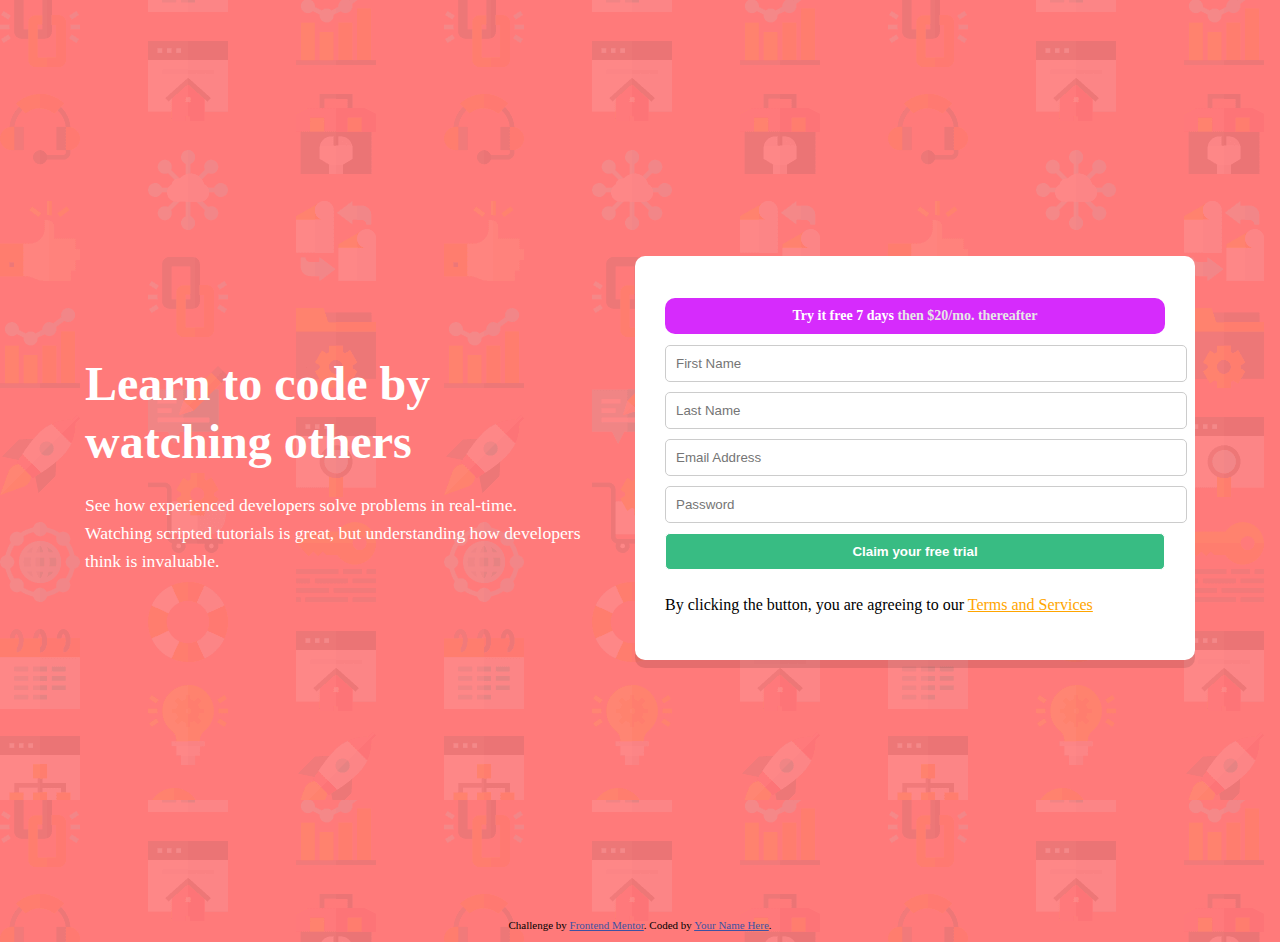
<file: intro-component-with-signup-form-master/index.html>
<!DOCTYPE html>
<html lang="en">
<head>
  <meta charset="UTF-8">
  <meta name="viewport" content="width=device-width, initial-scale=1.0"> <!-- displays site properly based on user's device -->

  <link rel="icon" type="image/png" sizes="32x32" href="./images/favicon-32x32.png">
  
  <title>Frontend Mentor | Intro component with sign up form</title>

  <!-- Feel free to remove these styles or customise in your own stylesheet 👍 -->
  <style>
    .attribution { font-size: 11px; text-align: center; }
    .attribution a { color: hsl(228, 45%, 44%); }

    body{
      background: url(images/bg-intro-desktop.png);
      background-color: hsl(0, 100%, 74%);
    }
    
    .container {
      display: flex;
      justify-content: center;
      align-items: center;
      height: 100vh;
    }
    
    .container-right {
      background-color: white;
      padding: 30px;
      border-radius: 10px;
      box-shadow: 0 8px 0 rgba(0, 0, 0, 0.1);
      width: 100%;
      max-width: 500px;
    }
    
    .container-left {
      color: white;
      max-width: 500px;
      margin-right: 50px;
    }
    
    .container-left h1 {
      font-size: 3rem;
      line-height: 1.2;
      margin-bottom: 20px;
    }
    
    .container-left p {
      font-size: 1.1rem;
      line-height: 1.6;
    }

    input {
      width: 100%;
      padding: 10px;
      border-radius: 5px;
      border: 1px solid #ccc;
      margin-bottom: 10px;
    }

    button {
      width: 100%;
      padding: 10px;
      border-radius: 5px;
      border: 1px solid #ffffff;
      margin-bottom: 10px;
      background-color: hsl(154, 54%, 48%);
      color: white;
      font-weight: bold;
      cursor: pointer;
    }

    #terms{
      color: #e8fffd;
    }
    
    #terms-link{
      color: orange;
      text-decoration: underline;
      cursor: pointer;
    }

    .container-right h2{
      text-align: center;
      font-size: 14px;
      border-radius: 10px;
      border: 1px soild #d62bfc;
      padding: 10px;
      background-color: #d62bfc;
      color: white;
      font-weight: bold;
    }

    #free-days{
      color: #e7e7e7
    }

    button:hover{
      background-color: #2bfc7b;
      transform: scale(1.05);
    }



  </style>
</head>
<body>
  <div class="container">

  <div class="container-left">
  <h1 id="title">Learn to code by watching others</h1>

  <p>See how experienced developers solve problems in real-time. Watching scripted tutorials is great, 
  but understanding how developers think is invaluable.
  </p>
  </div>

<div class="container-right">
  <h2>Try it free 7 days <span id="free-days">then $20/mo. thereafter</span></h2>
  
  <input type="text" placeholder="First Name">
  <input type="text" placeholder="Last Name">
  <input type="text" placeholder="Email Address">
  <input type="text" placeholder="Password">


  <button id="claim-button">Claim your free trial</button>

  <p id="terms"></p>By clicking the button, you are agreeing to our <span id="terms-link">Terms and Services</span></p>
</div>



</div>
  <footer>
    <p class="attribution">
      Challenge by <a href="https://www.frontendmentor.io?ref=challenge" target="_blank">Frontend Mentor</a>. 
      Coded by <a href="#">Your Name Here</a>.
    </p>
  </footer>
</body>
</html>
</file>
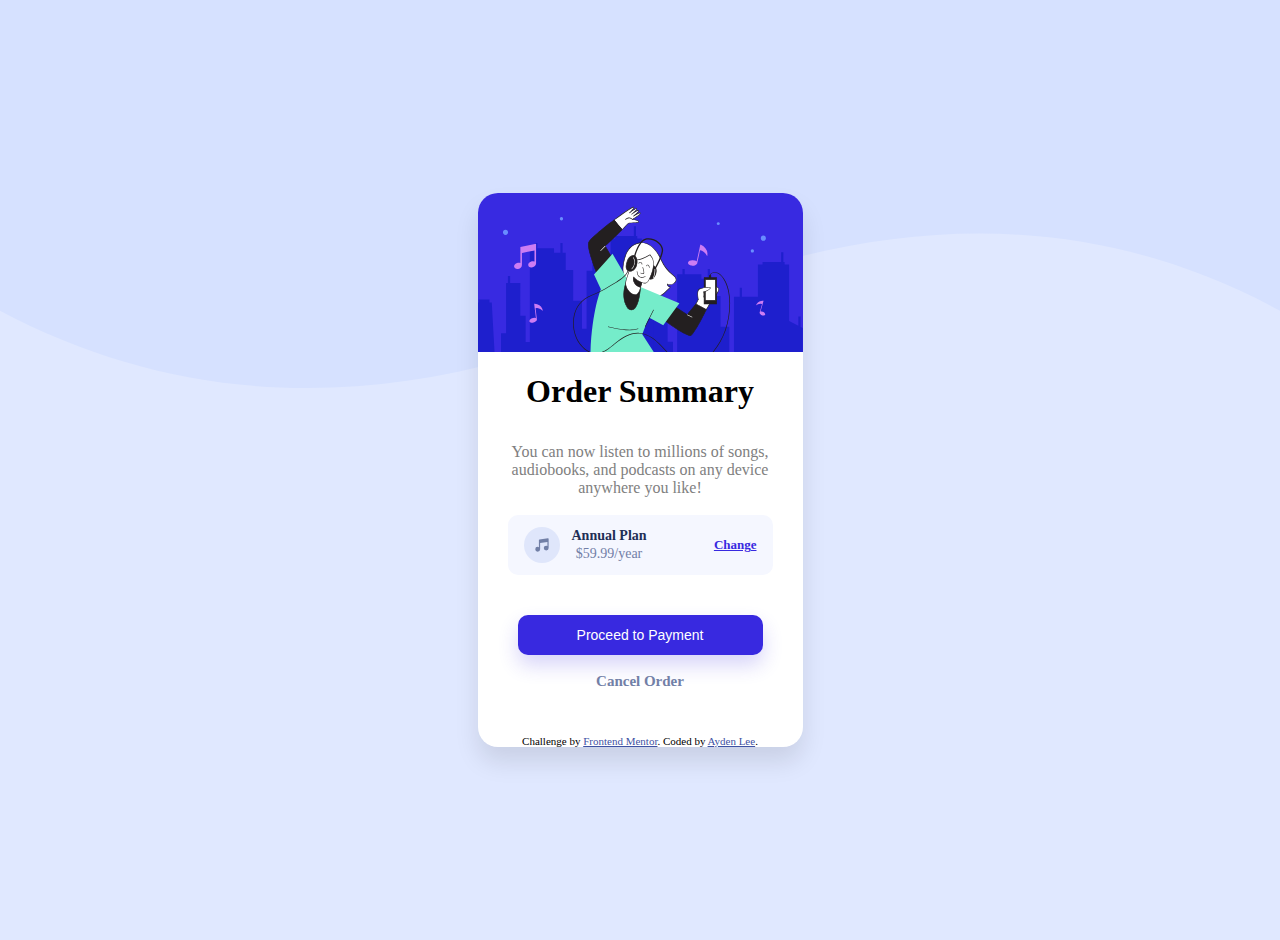
<file: order-summary-component-main/index.html>
<!DOCTYPE html>
<html lang="en">
<head>
  <meta charset="UTF-8">
  <meta name="viewport" content="width=device-width, initial-scale=1.0"> <!-- displays site properly based on user's device -->

  <link rel="icon" type="image/png" sizes="32x32" href="./images/favicon-32x32.png">
  <link rel="stylesheet" href="style.css">
  <title>Frontend Mentor | Order summary card</title>

  <!-- Feel free to remove these styles or customise in your own stylesheet 👍 -->
  <style>
    .attribution { font-size: 11px; text-align: center; }
    .attribution a { color: hsl(228, 45%, 44%); }
  </style>
</head>
<body>
  <div class="box">
  <img id="person" src="images/illustration-hero.svg">
  <div class="header">
  <h1>Order Summary</h1>
  
  <p class="info">You can now listen to millions of songs, audiobooks, and podcasts on any 
  device anywhere you like!
  </p>
  </div>

  <div class="middle">
  <img id="icon" src="images/icon-music.svg" alt="Music icon">
  <div class="plan-info">
    <span class="plan-name">Annual Plan</span>
    <span class="plan-price">$59.99/year</span>
  </div>
  <a href="#" class="change-link">Change</a>
</div>
  
  <div class="bottom">
  <button type="submit">Proceed to Payment</button>
  <p class="cancel-text">Cancel Order</p>
  </div>


  <div class="attribution">
    Challenge by <a href="https://www.frontendmentor.io?ref=challenge" target="_blank">Frontend Mentor</a>. 
    Coded by <a href="#">Ayden Lee</a>.
  </div>

  </div>
</body>
</html>
</file>
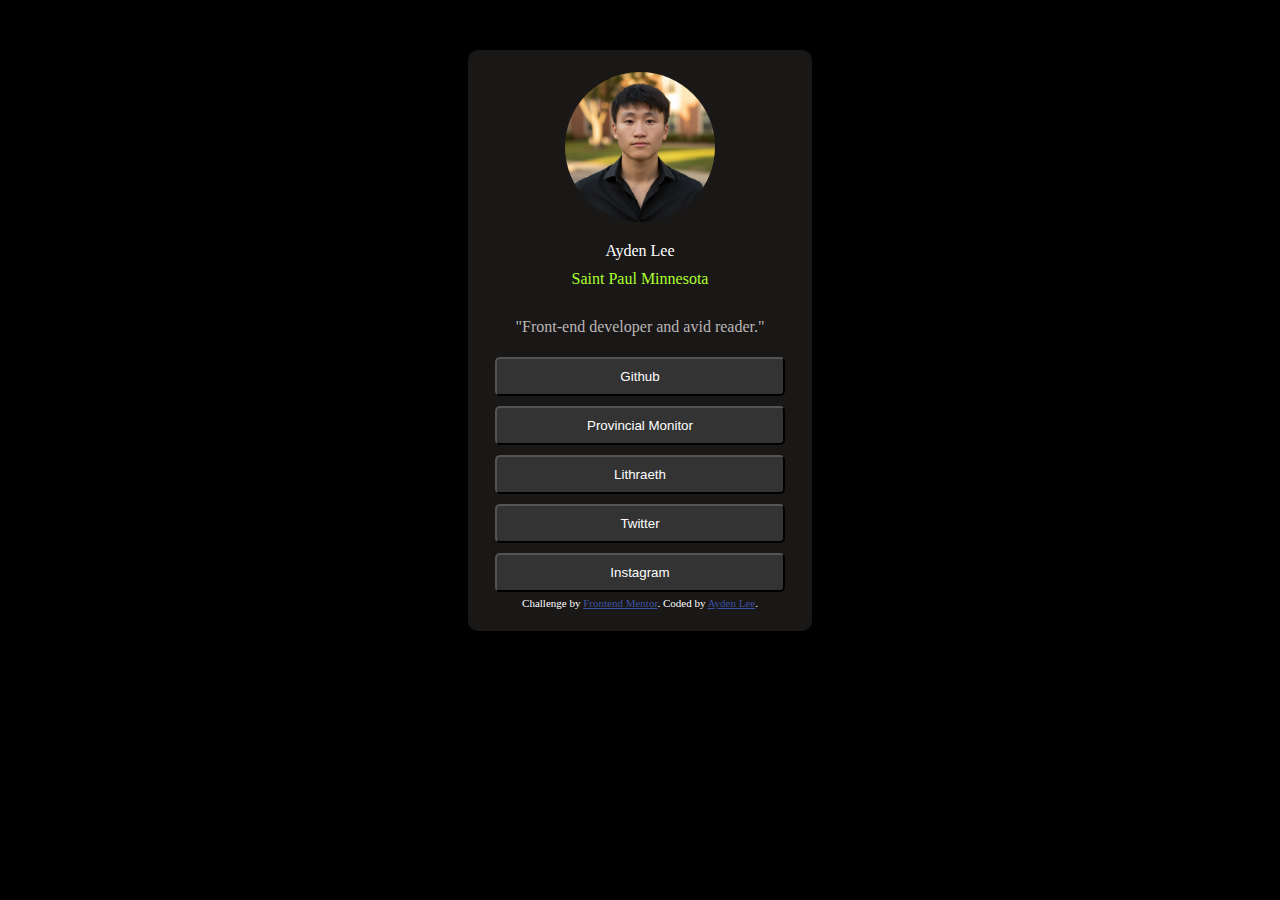
<file: social-links-profile-main/index.html>
<!DOCTYPE html>
<html lang="en">
<head>
  <meta charset="UTF-8">
  <meta name="viewport" content="width=device-width, initial-scale=1.0"> <!-- displays site properly based on user's device -->

  <link rel="icon" type="image/png" sizes="32x32" href="./assets/images/favicon-32x32.png">
  
  <title>Frontend Mentor | Social links profile</title>
  <link rel="stylesheet" type="text/css" href="styles.css">

  <!-- Feel free to remove these styles or customise in your own stylesheet 👍 -->
  <style>
    .attribution { font-size: 11px; text-align: center; }
    .attribution a { color: hsl(228, 45%, 44%); }
  </style>
</head>
<body>
  <div id="info">


  <img src="Ayden.png" alt="Picture of Ayden"></img>
  <p id="intro">
  <div id="name">Ayden Lee</div>
  <div id="location">Saint Paul Minnesota</div>
  <div id="discript">"Front-end developer and avid reader."</div>
  </p>

    <div class="social-links">
      <button>Github</button>
      <button>Provincial Monitor</button>
      <button>Lithraeth</button>
      <button>Twitter</button>
      <button>Instagram</button>
    </div>


  <div class="attribution">
    Challenge by <a href="https://www.frontendmentor.io?ref=challenge" target="_blank">Frontend Mentor</a>. 
    Coded by <a href="#">Ayden Lee</a>.
  </div>

  </div>
</body>
</html>
</file>
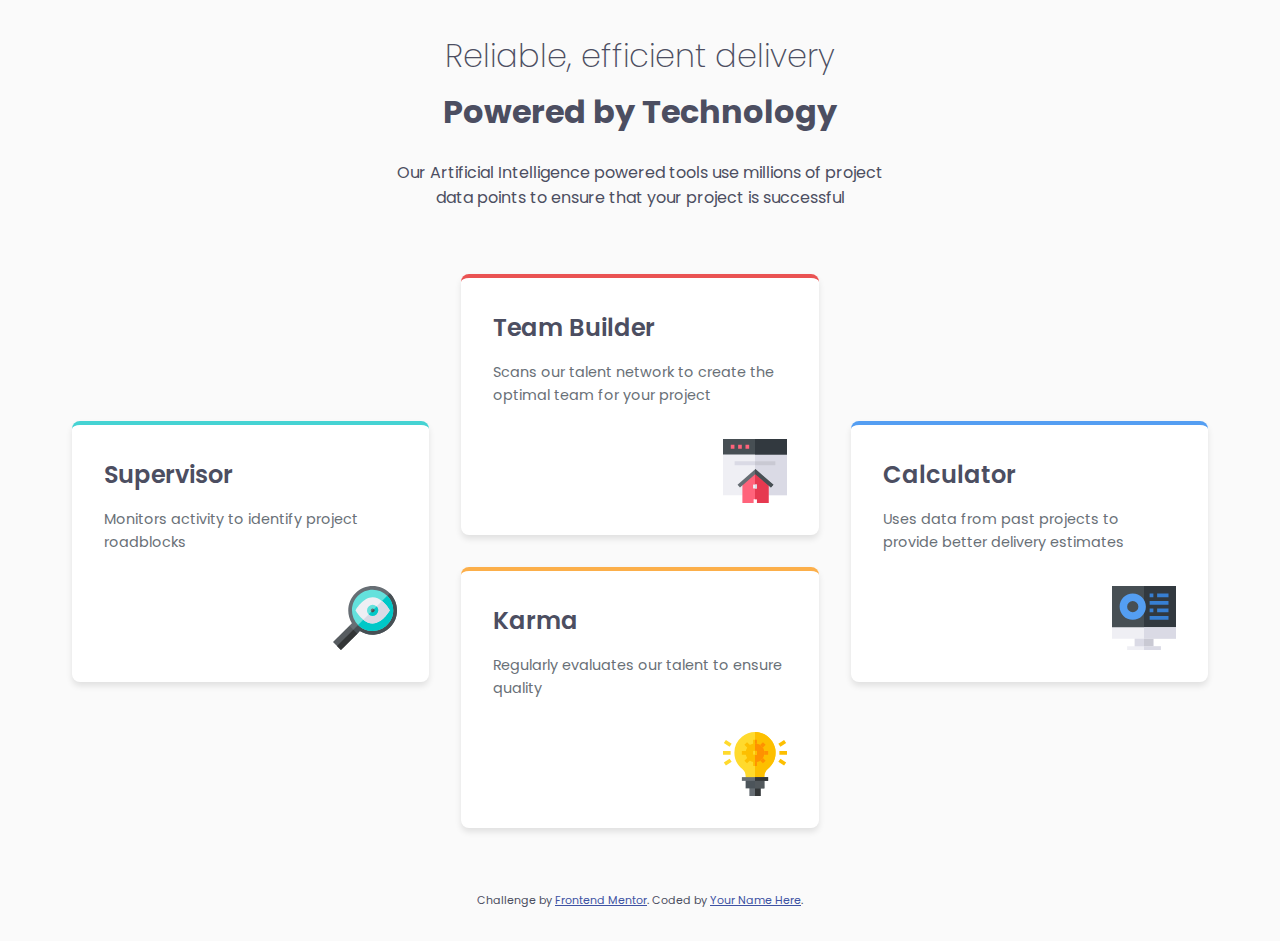
<file: four-card-feature-section-master/four-card-feature-section-master/index.html>
<!DOCTYPE html>
<html lang="en">
<head>
  <meta charset="UTF-8">
  <meta name="viewport" content="width=device-width, initial-scale=1.0"> <!-- displays site properly based on user's device -->

  <link rel="icon" type="image/png" sizes="32x32" href="./images/favicon-32x32.png">
  <link rel="preconnect" href="https://fonts.googleapis.com">
  <link rel="preconnect" href="https://fonts.gstatic.com" crossorigin>
  <link href="https://fonts.googleapis.com/css2?family=Poppins:wght@200;400;600&display=swap" rel="stylesheet">
  
  <title>Frontend Mentor | Four card feature section</title>

  <!-- Feel free to remove these styles or customise in your own stylesheet 👍 -->
  <style>
    * {
      margin: 0;
      padding: 0;
      box-sizing: border-box;
    }

    body {
      font-family: 'Poppins', sans-serif;
      font-size: 15px;
      background-color: hsl(0, 0%, 98%);
      color: hsl(234, 12%, 34%);
      padding: 2rem 0;
    }

    .attribution { font-size: 11px; text-align: center; }
    .attribution a { color: hsl(228, 45%, 44%); }

    .container-header {
      display: flex;
      justify-content: center;
      align-items: center;
      flex-direction: column;
      text-align: center;
    }

    .container-header h1 {
      font-size: 2rem;
      font-weight: 200;
      margin: 0;
    }

    #header-title{
      font-size: 2rem;
      margin: 0.5rem 0;
    }

    .container-header p {
      font-size: 1rem;
      font-weight: 400;
      max-width: 500px;
      margin-top: 1rem;
    }


    .cards-container {
      display: grid;
      grid-template-columns: repeat(3, 1fr);
      grid-template-rows: repeat(2, 1fr);
      gap: 2rem;
      max-width: 1200px;
      margin: 4rem auto;
      padding: 0 2rem;
    }

    .card {
      background: white;
      border-radius: 8px;
      padding: 2rem;
      box-shadow: 0 4px 6px rgba(0, 0, 0, 0.1);
      position: relative;
      display: flex;
      flex-direction: column;
    }

    .card.supervisor {
      grid-column: 1;
      grid-row: 1 / 3;
      border-top: 4px solid hsl(180, 62%, 55%);
      align-self: center;
    }

    .card.team-builder {
      grid-column: 2;
      grid-row: 1;
      border-top: 4px solid hsl(0, 78%, 62%);
    }

    .card.karma {
      grid-column: 2;
      grid-row: 2;
      border-top: 4px solid hsl(34, 97%, 64%);
    }

    .card.calculator {
      grid-column: 3;
      grid-row: 1 / 3;
      border-top: 4px solid hsl(212, 86%, 64%);
      align-self: center;
    }

    .card h2 {
      margin: 0 0 1rem 0;
      font-size: 1.5rem;
      font-weight: 600;
      color: hsl(234, 12%, 34%);
    }

    .card p {
      margin: 0;
      font-size: 0.9rem;
      color: hsl(212, 6%, 44%);
      line-height: 1.6;
    }

    .card img {
      width: 64px;
      height: 64px;
      align-self: flex-end;
      margin-top: 2rem;
    }

    @media (max-width: 768px) {
      .cards-container {
        grid-template-columns: 1fr;
        grid-template-rows: auto;
      }

      .card.supervisor,
      .card.team-builder,
      .card.karma,
      .card.calculator {
        grid-column: 1;
        grid-row: auto;
      }
    }

  </style>
</head>
<body>
  <section class="container-header">
    <h1>Reliable, efficient delivery</h1>
    <p id="header-title"><b>Powered by Technology</b></p>
    <p>Our Artificial Intelligence powered tools use millions of project data points to ensure that your project is successful</p>
  </section>



  <section class="cards-container">
    <div class="card supervisor">
      <h2>Supervisor</h2>
      <p>Monitors activity to identify project roadblocks</p>
      <img src="./images/icon-supervisor.svg" alt="Supervisor icon">
    </div>

    <div class="card team-builder">
      <h2>Team Builder</h2>
      <p>Scans our talent network to create the optimal team for your project</p>
      <img src="./images/icon-team-builder.svg" alt="Team Builder icon">
    </div>

    <div class="card karma">
      <h2>Karma</h2>
      <p>Regularly evaluates our talent to ensure quality</p>
      <img src="./images/icon-karma.svg" alt="Karma icon">
    </div>

    <div class="card calculator">
      <h2>Calculator</h2>
      <p>Uses data from past projects to provide better delivery estimates</p>
      <img src="./images/icon-calculator.svg" alt="Calculator icon">
    </div>
  </section>
  
  <footer>
    <p class="attribution">
      Challenge by <a href="https://www.frontendmentor.io?ref=challenge" target="_blank">Frontend Mentor</a>. 
      Coded by <a href="#">Your Name Here</a>.
    </p>
  </footer>
</body>
</html>
</file>
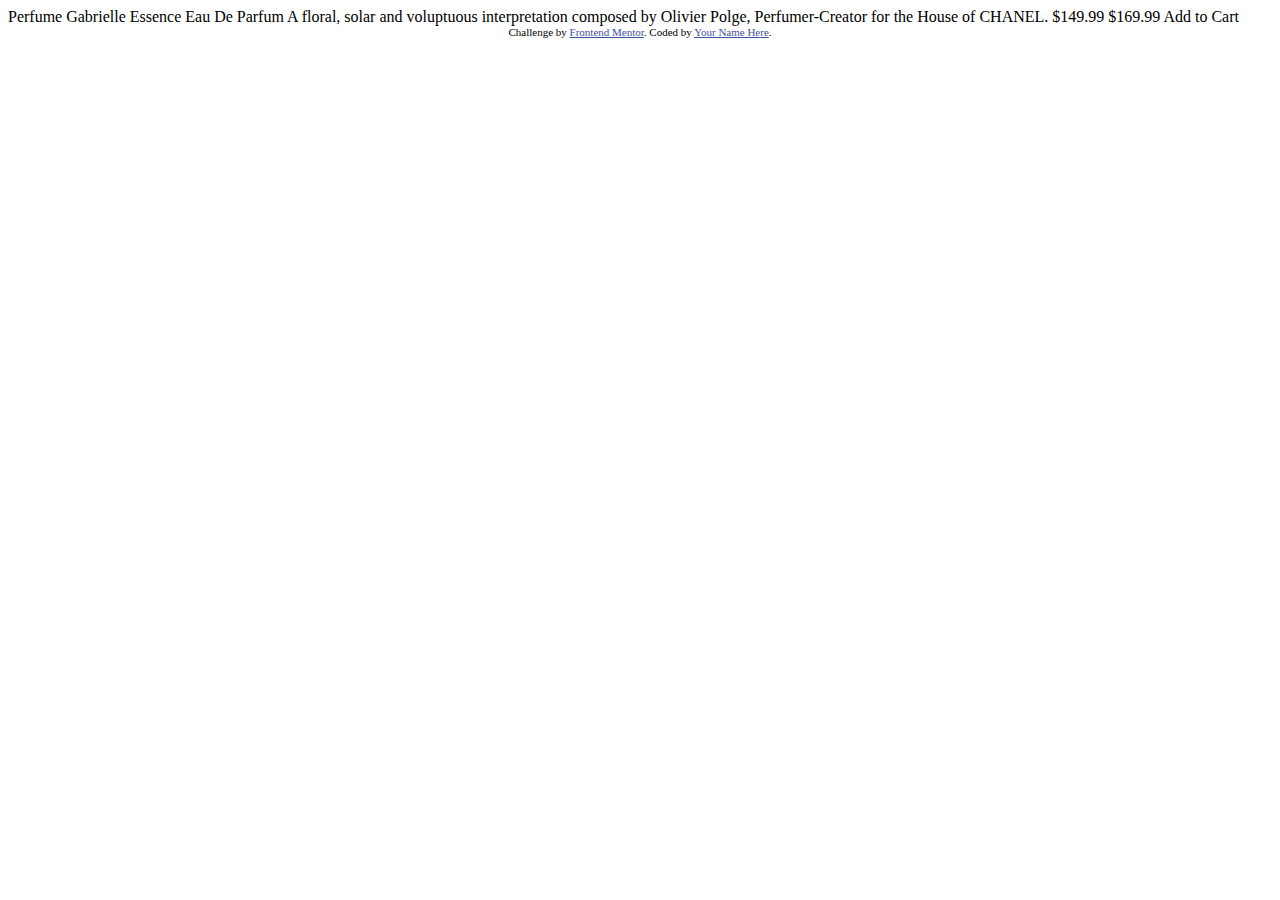
<file: product-preview-card-component-main/product-preview-card-component-main/index.html>
<!DOCTYPE html>
<html lang="en">
<head>
  <meta charset="UTF-8">
  <meta name="viewport" content="width=device-width, initial-scale=1.0"> <!-- displays site properly based on user's device -->

  <link rel="icon" type="image/png" sizes="32x32" href="./images/favicon-32x32.png">
  
  <title>Frontend Mentor | Product preview card component</title>

  <!-- Feel free to remove these styles or customise in your own stylesheet 👍 -->
  <style>
    .attribution { font-size: 11px; text-align: center; }
    .attribution a { color: hsl(228, 45%, 44%); }
  </style>
</head>
<body>

  Perfume

  Gabrielle Essence Eau De Parfum

  A floral, solar and voluptuous interpretation composed by Olivier Polge, 
  Perfumer-Creator for the House of CHANEL.

  $149.99
  $169.99

  Add to Cart
  
  <div class="attribution">
    Challenge by <a href="https://www.frontendmentor.io?ref=challenge" target="_blank">Frontend Mentor</a>. 
    Coded by <a href="#">Your Name Here</a>.
  </div>
</body>
</html>
</file>
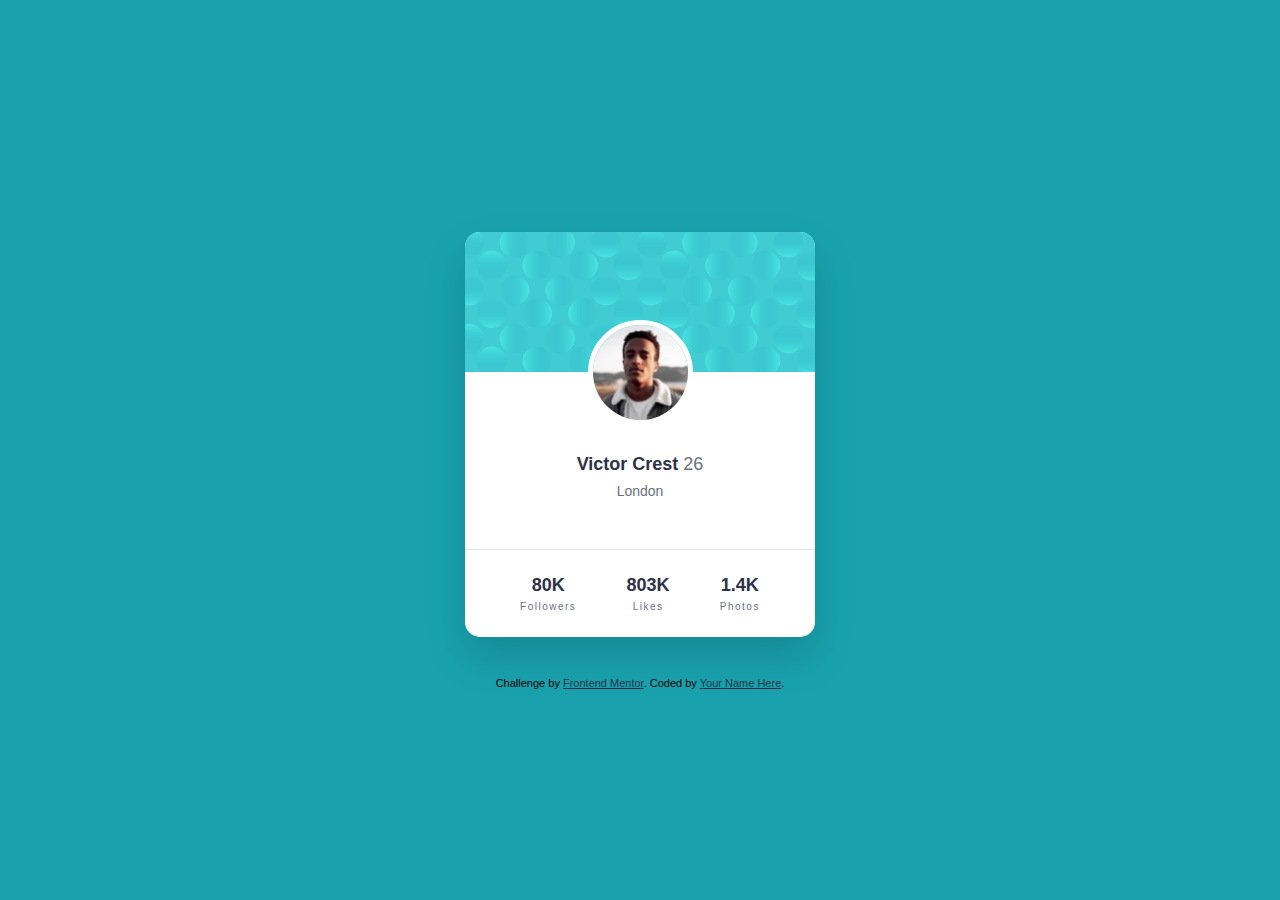
<file: profile-card-component-main/profile-card-component-main/index.html>
<!DOCTYPE html>
<html lang="en">
<head>
  <meta charset="UTF-8">
  <meta name="viewport" content="width=device-width, initial-scale=1.0">
  <link rel="icon" type="image/png" sizes="32x32" href="./images/favicon-32x32.png">
  <link rel="stylesheet" href="styles.css">
  
  <title>Frontend Mentor | Profile card component</title>
</head>
<body>
  <main class="container">
    <div class="card">
      <div class="card-header">
        <img src="images/bg-pattern-card.svg" alt="" class="card-pattern">
      </div>
      
      <div class="card-body">
        <img src="images/image-victor.jpg" alt="Victor Crest" class="profile-image">
        
        <div class="profile-info">
          <h1 class="profile-name">Victor Crest <span class="profile-age">26</span></h1>
          <p class="profile-location">London</p>
        </div>
      </div>
      
      <div class="card-footer">
        <div class="stat">
          <p class="stat-number">80K</p>
          <p class="stat-label">Followers</p>
        </div>
        
        <div class="stat">
          <p class="stat-number">803K</p>
          <p class="stat-label">Likes</p>
        </div>
        
        <div class="stat">
          <p class="stat-number">1.4K</p>
          <p class="stat-label">Photos</p>
        </div>
      </div>
    </div>
  </main>
  
  <footer class="attribution">
    Challenge by <a href="https://www.frontendmentor.io?ref=challenge" target="_blank">Frontend Mentor</a>. 
    Coded by <a href="#">Your Name Here</a>.
  </footer>
</body>
</html>
</file>
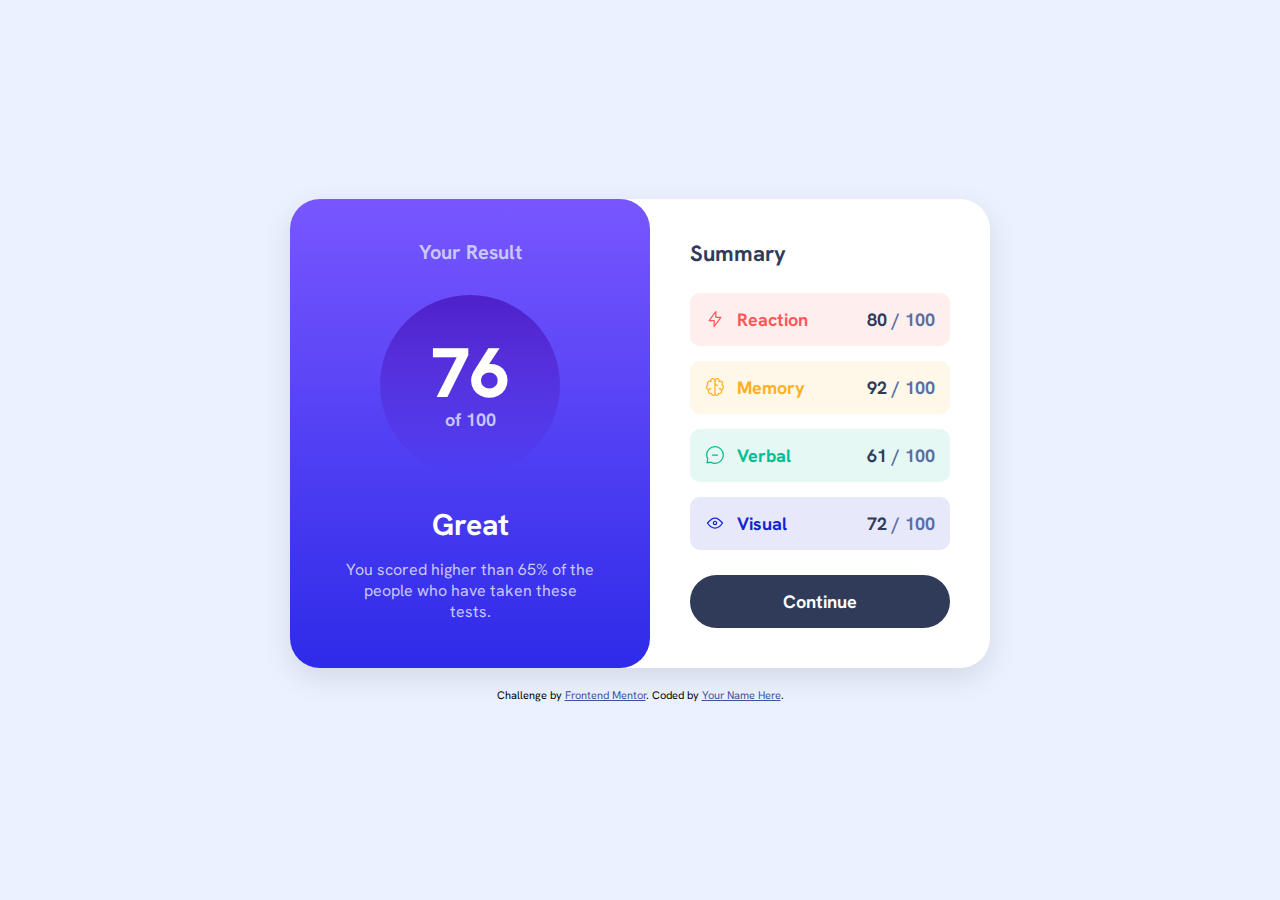
<file: results-summary-component-main/results-summary-component-main/index.html>
<!DOCTYPE html>
<html lang="en">
<head>
  <meta charset="UTF-8">
  <meta name="viewport" content="width=device-width, initial-scale=1.0">
  <link rel="icon" type="image/png" sizes="32x32" href="./assets/images/favicon-32x32.png">
  <link rel="preconnect" href="https://fonts.googleapis.com">
  <link rel="preconnect" href="https://fonts.gstatic.com" crossorigin>
  <link href="https://fonts.googleapis.com/css2?family=Hanken+Grotesk:wght@500;700;800&display=swap" rel="stylesheet">
  <title>Frontend Mentor | Results summary component</title>
  <style>
    * {
      margin: 0;
      padding: 0;
      box-sizing: border-box;
    }

    body {
      font-family: 'Hanken Grotesk', sans-serif;
      font-size: 18px;
      background-color: hsl(221, 100%, 96%);
      display: flex;
      flex-direction: column;
      justify-content: center;
      align-items: center;
      min-height: 100vh;
    }

    .container {
      display: flex;
      background: white;
      border-radius: 30px;
      box-shadow: 0 10px 30px rgba(0, 0, 0, 0.1);
      max-width: 700px;
      width: 100%;
    }

    .container-left {
      background: linear-gradient(to bottom, hsl(252, 100%, 67%), hsl(241, 81%, 54%));
      border-radius: 30px;
      padding: 40px 50px;
      text-align: center;
      color: white;
      flex: 1;
    }

    .result-title {
      font-size: 20px;
      font-weight: 700;
      color: hsl(241, 100%, 89%);
      margin-bottom: 30px;
    }

    .score-circle {
      width: 180px;
      height: 180px;
      border-radius: 50%;
      background: linear-gradient(to bottom, hsla(256, 72%, 46%, 1), hsla(241, 72%, 46%, 0));
      display: flex;
      flex-direction: column;
      justify-content: center;
      align-items: center;
      margin: 0 auto 30px;
    }

    .score-number {
      font-size: 70px;
      font-weight: 800;
      line-height: 1;
    }

    .score-total {
      font-size: 18px;
      color: hsl(241, 100%, 89%);
      font-weight: 700;
    }

    .score-header {
      font-size: 30px;
      font-weight: 700;
      margin-bottom: 15px;
    }

    .score-text {
      font-size: 16px;
      color: hsl(241, 100%, 89%);
      max-width: 250px;
      margin: 0 auto;
    }

    .container-right {
      padding: 40px;
      flex: 1;
    }

    .summary-title {
      font-size: 22px;
      font-weight: 700;
      color: hsl(224, 30%, 27%);
      margin-bottom: 25px;
    }

    .summary-item {
      display: flex;
      justify-content: space-between;
      align-items: center;
      padding: 15px;
      border-radius: 10px;
      margin-bottom: 15px;
    }

    .summary-item-left {
      display: flex;
      align-items: center;
      gap: 12px;
    }

    .summary-item img {
      width: 20px;
      height: 20px;
    }

    .reaction {
      background-color: hsla(0, 100%, 67%, 0.1);
      color: hsl(0, 100%, 67%);
    }

    .memory {
      background-color: hsla(39, 100%, 56%, 0.1);
      color: hsl(39, 100%, 56%);
    }

    .verbal {
      background-color: hsla(166, 100%, 37%, 0.1);
      color: hsl(166, 100%, 37%);
    }

    .visual {
      background-color: hsla(234, 85%, 45%, 0.1);
      color: hsl(234, 85%, 45%);
    }

    .summary-item-name {
      font-weight: 700;
    }

    .summary-item-score {
      color: hsl(224, 30%, 27%);
      font-weight: 700;
    }

    .summary-item-score span {
      color: hsl(224, 30%, 50%);
    }

    .continue-button {
      width: 100%;
      padding: 15px;
      border: none;
      border-radius: 30px;
      background: hsl(224, 30%, 27%);
      color: white;
      font-size: 18px;
      font-weight: 700;
      font-family: 'Hanken Grotesk', sans-serif;
      margin-top: 10px;
      cursor: pointer;
    }

    .continue-button:hover {
      background: linear-gradient(to bottom, hsl(252, 100%, 67%), hsl(241, 81%, 54%));
    }

    .attribution {
      font-size: 11px;
      text-align: center;
      margin-top: 20px;
    }

    .attribution a {
      color: hsl(228, 45%, 44%);
    }
  </style>
</head>
<body>
  <div class="container">
    <div class="container-left">
      <div class="result-title">Your Result</div>
      <div class="score-circle">
        <div class="score-number">76</div>
        <div class="score-total">of 100</div>
      </div>
      <div class="score-header">Great</div>
      <div class="score-text">You scored higher than 65% of the people who have taken these tests.</div>
    </div>

    <div class="container-right">
      <div class="summary-title">Summary</div>

      <div class="summary-item reaction">
        <div class="summary-item-left">
          <img src="./assets/images/icon-reaction.svg" alt="Reaction">
          <span class="summary-item-name">Reaction</span>
        </div>
        <div class="summary-item-score">80 <span>/ 100</span></div>
      </div>

      <div class="summary-item memory">
        <div class="summary-item-left">
          <img src="./assets/images/icon-memory.svg" alt="Memory">
          <span class="summary-item-name">Memory</span>
        </div>
        <div class="summary-item-score">92 <span>/ 100</span></div>
      </div>

      <div class="summary-item verbal">
        <div class="summary-item-left">
          <img src="./assets/images/icon-verbal.svg" alt="Verbal">
          <span class="summary-item-name">Verbal</span>
        </div>
        <div class="summary-item-score">61 <span>/ 100</span></div>
      </div>

      <div class="summary-item visual">
        <div class="summary-item-left">
          <img src="./assets/images/icon-visual.svg" alt="Visual">
          <span class="summary-item-name">Visual</span>
        </div>
        <div class="summary-item-score">72 <span>/ 100</span></div>
      </div>

      <button class="continue-button">Continue</button>
    </div>
  </div>

  <footer>
    <div class="attribution">
      Challenge by <a href="https://www.frontendmentor.io?ref=challenge" target="_blank">Frontend Mentor</a>.
      Coded by <a href="#">Your Name Here</a>.
    </div>
  </footer>
</body>
</html>
</file>
<file: order-summary-component-main/style.css>
body {
    background-image: url('images/pattern-background-desktop.svg');
    background-repeat: no-repeat;
    background-size: 100% auto;
    background-color: hsl(225, 100%, 94%); 
    display: flex;
    justify-content: center;
    align-items: center;
    min-height: 100vh;
    margin: 0;
    padding: 20px;
}
#person {
    display: block;
    width: 100%;
    height: auto;
}

.box {
    background-color: white;
    border-radius: 20px;
    box-shadow: 0 15px 25px rgba(0, 0, 0, 0.1);
    width: 325px;
    height: 75%;
    margin: 0 auto;
    overflow: hidden;
    text-align: center;
    position: relative;
    z-index: 1;
}

.middle {
  background-color: hsl(225, 100%, 98%);
  border-radius: 10px;
  margin: -10px 30px 20px;
  padding: 12px 16px;
  display: flex;
  align-items: center;
  gap: 12px;
}

.info{
    color: grey;
    padding: 12px;
}

.middle img {
  width: 36px;
  height: 36px;
}

.plan-info {
  display: flex;
  flex-direction: column;
  margin-right: auto;
}

.plan-name {
  color: hsl(223, 47%, 23%);
  font-weight: 900;
  font-size: 14px;
  line-height: 1.2;
}

.plan-price {
  color: hsl(224, 23%, 55%);
  font-size: 14px;
  line-height: 1.2;
  margin-top: 2px;
}

.change-link {
  color: hsl(245, 75%, 52%);
  font-weight: 700;
  font-size: 13px;
  text-decoration: underline;
}

.bottom {
  padding: 20px 40px 30px;
  text-align: center;
}

.bottom button {
  background-color: hsl(245, 75%, 52%); 
  color: white;
  border: none;
  border-radius: 10px;
  padding: 12px;
  font-size: 14px;
  font-weight: 400;
  width: 100%;
  cursor: pointer;
  box-shadow: 0 10px 20px rgba(56, 41, 224, 0.2);
  margin-bottom: 8px;
}

.bottom button:hover {
  background-color: hsl(245, 60%, 62%);
}

.cancel-text {
  color: hsl(224, 23%, 55%);
  font-weight: 700;
  font-size: 15px;
  cursor: pointer;
  margin-top: 10px;
}

.cancel-text:hover {
  color: hsl(223, 77%, 22%);
}
</file>
<file: social-links-profile-main/styles.css>
body  {
    text-align: center;
    background-color: black;
    color: white;
}

#info {
    border: 2px solid rgb(26, 23, 23);
    border-radius: 10px;
    background-color:rgb(26, 23, 23); 
    width: 300px;
    margin: 50px auto;
    padding: 20px;
}

img {
    width: 150px;
    height: 150px;
    object-fit: cover;
    border-radius:50%;
}
#id{
    padding-bottom: 10px;
}

#location{
    color: greenyellow;
    margin-bottom: 30px;
}

#name{
    margin:10px;
}

#discript{
    color: rgb(185, 182, 182);
}

.social-links{
    display:flex;
    flex-direction: column;
    width: 300px;
}
.social-links button {
    margin: 5px;
    padding: 10px;
    background-color: #333;
    color: white;
    border-radius: 5px;
}
</file>
<file: profile-card-component-main/profile-card-component-main/styles.css>
* {
  margin: 0;
  padding: 0;
  box-sizing: border-box;
}

body {
  font-family: sans-serif;
  background-color: hsl(185, 75%, 39%);
  min-height: 100vh;
  display: flex;
  flex-direction: column;
  justify-content: center;
  align-items: center;
}

.container {
  padding: 20px;
}

.card {
  background-color: white;
  border-radius: 15px;
  width: 350px;
  box-shadow: 0 20px 40px rgba(0, 0, 0, 0.15);
  overflow: hidden;
}

.card-header {
  height: 140px;
}

.card-pattern {
  width: 100%;
  height: 100%;
  display: block;
}

.card-body {
  text-align: center;
  padding: 0 30px 25px;
  border-bottom: 1px solid hsl(0, 0%, 90%);
}

.profile-image {
  width: 105px;
  height: 105px;
  border-radius: 50%;
  border: 5px solid white;
  margin-top: -52px;
  margin-bottom: 25px;
}

.profile-info {
  margin-bottom: 25px;
}

.profile-name {
  font-size: 18px;
  font-weight: 700;
  color: hsl(229, 23%, 23%);
  margin-bottom: 8px;
}

.profile-age {
  font-weight: 400;
  color: hsl(227, 10%, 46%);
}

.profile-location {
  font-size: 14px;
  color: hsl(227, 10%, 46%);
}

.card-footer {
  display: flex;
  justify-content: space-around;
  padding: 25px 30px;
}

.stat {
  text-align: center;
}

.stat-number {
  font-size: 18px;
  font-weight: 700;
  color: hsl(229, 23%, 23%);
  margin-bottom: 5px;
}

.stat-label {
  font-size: 10px;
  color: hsl(227, 10%, 46%);
  letter-spacing: 1.5px;
}

.attribution {
  font-size: 11px;
  text-align: center;
  margin-top: 20px;
}

.attribution a {
  color: hsl(229, 23%, 23%);
}
</file>
